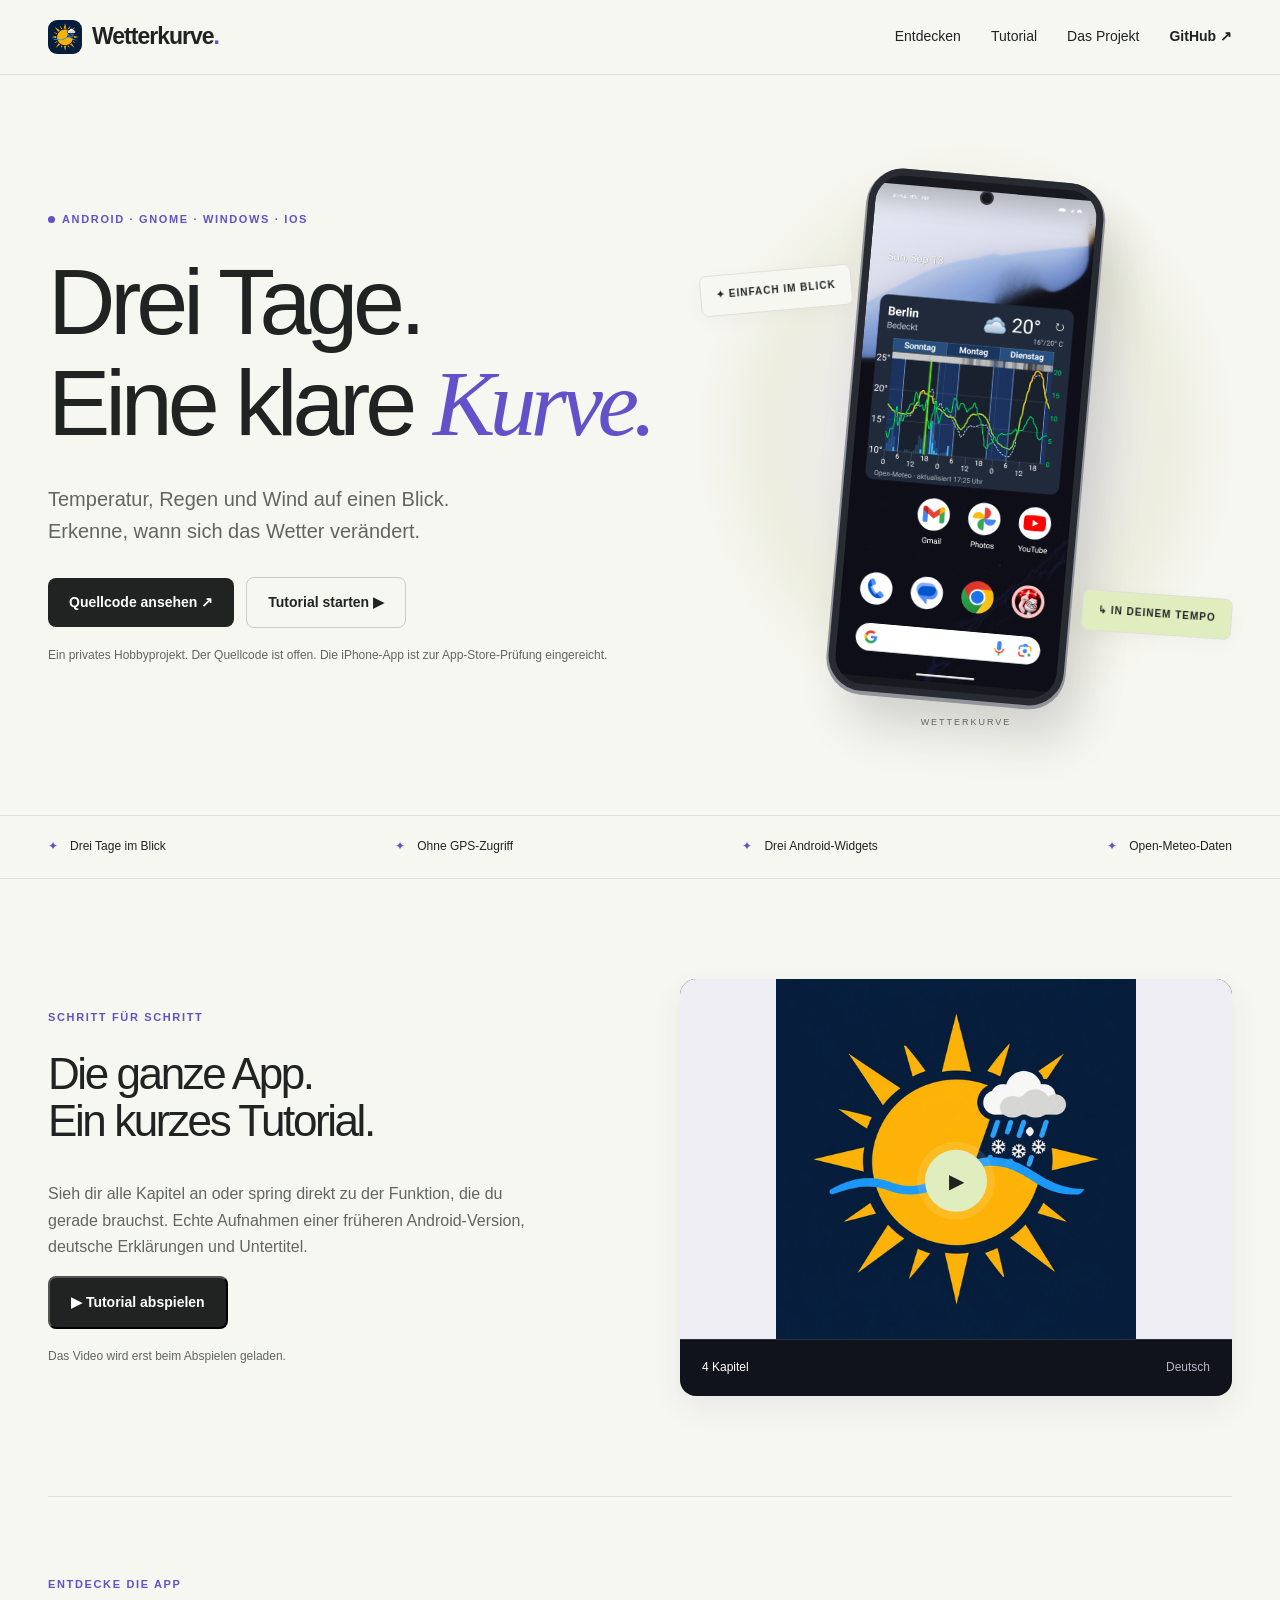
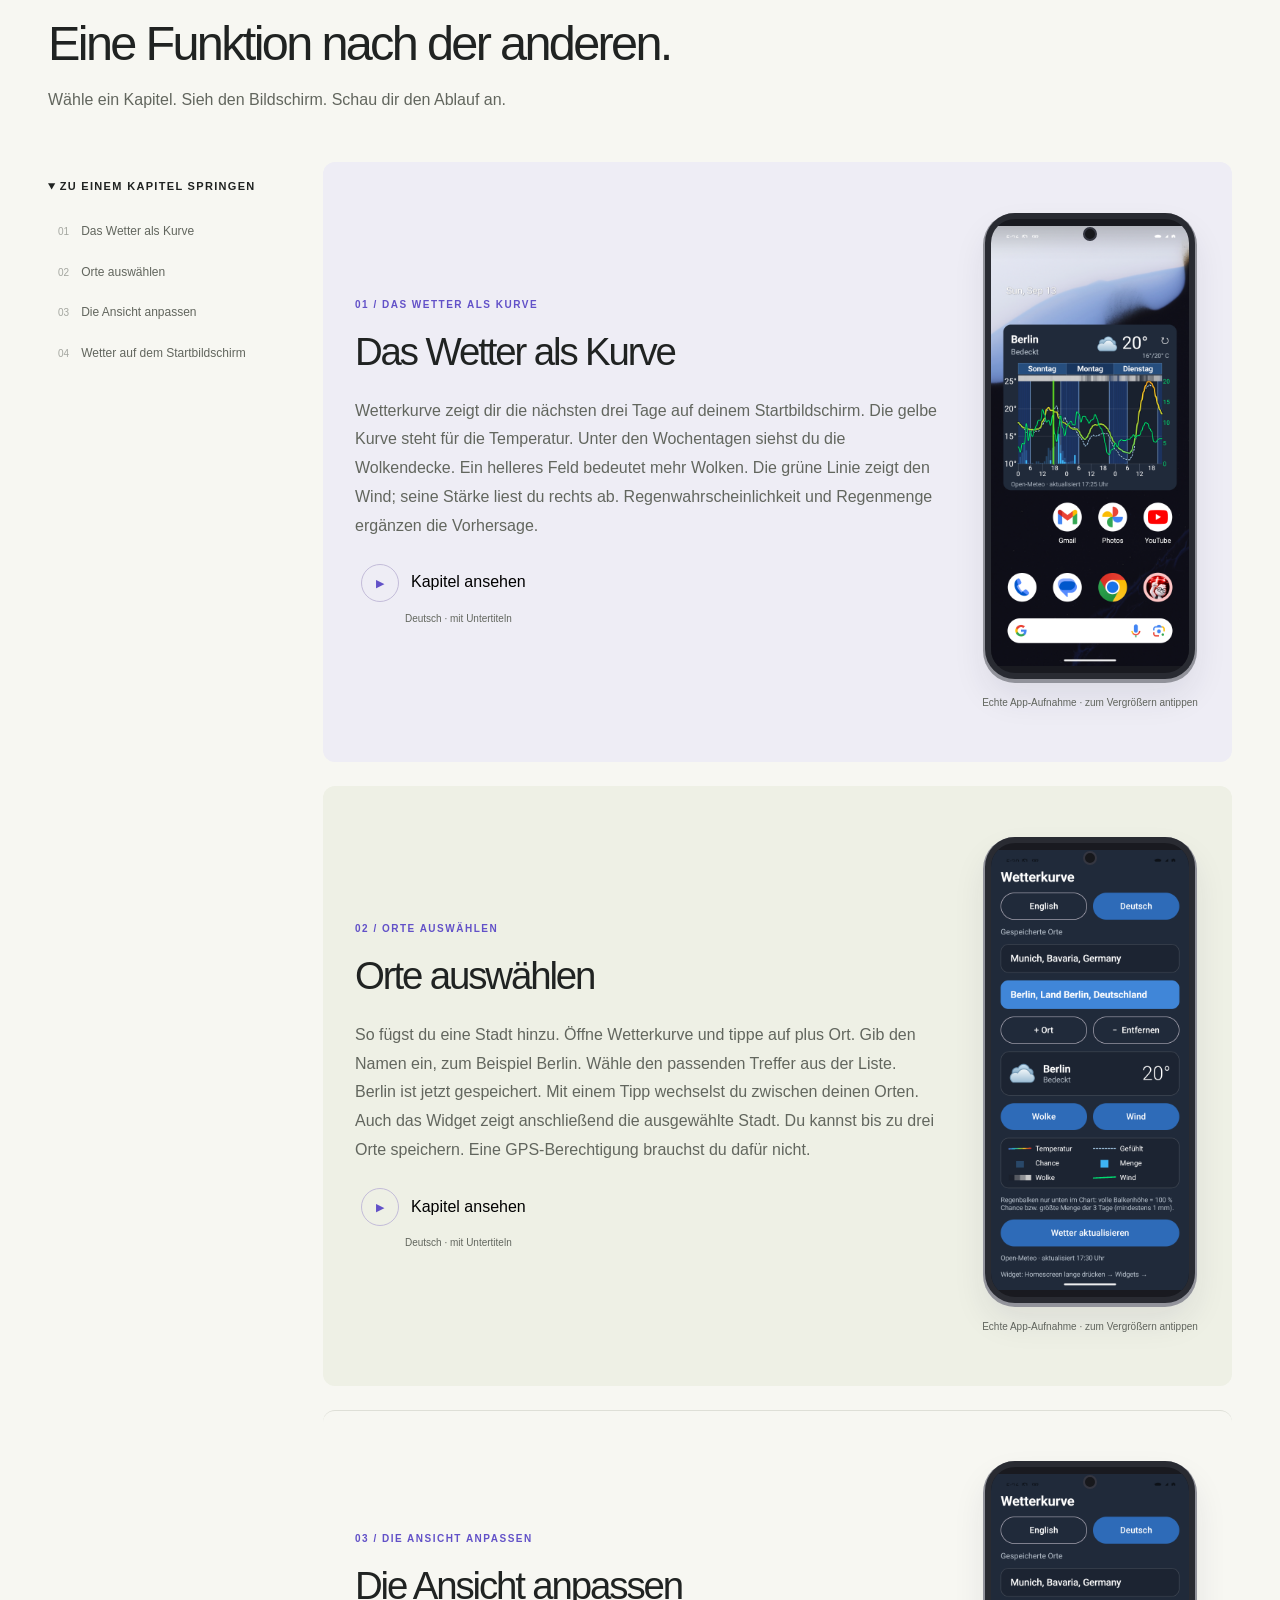
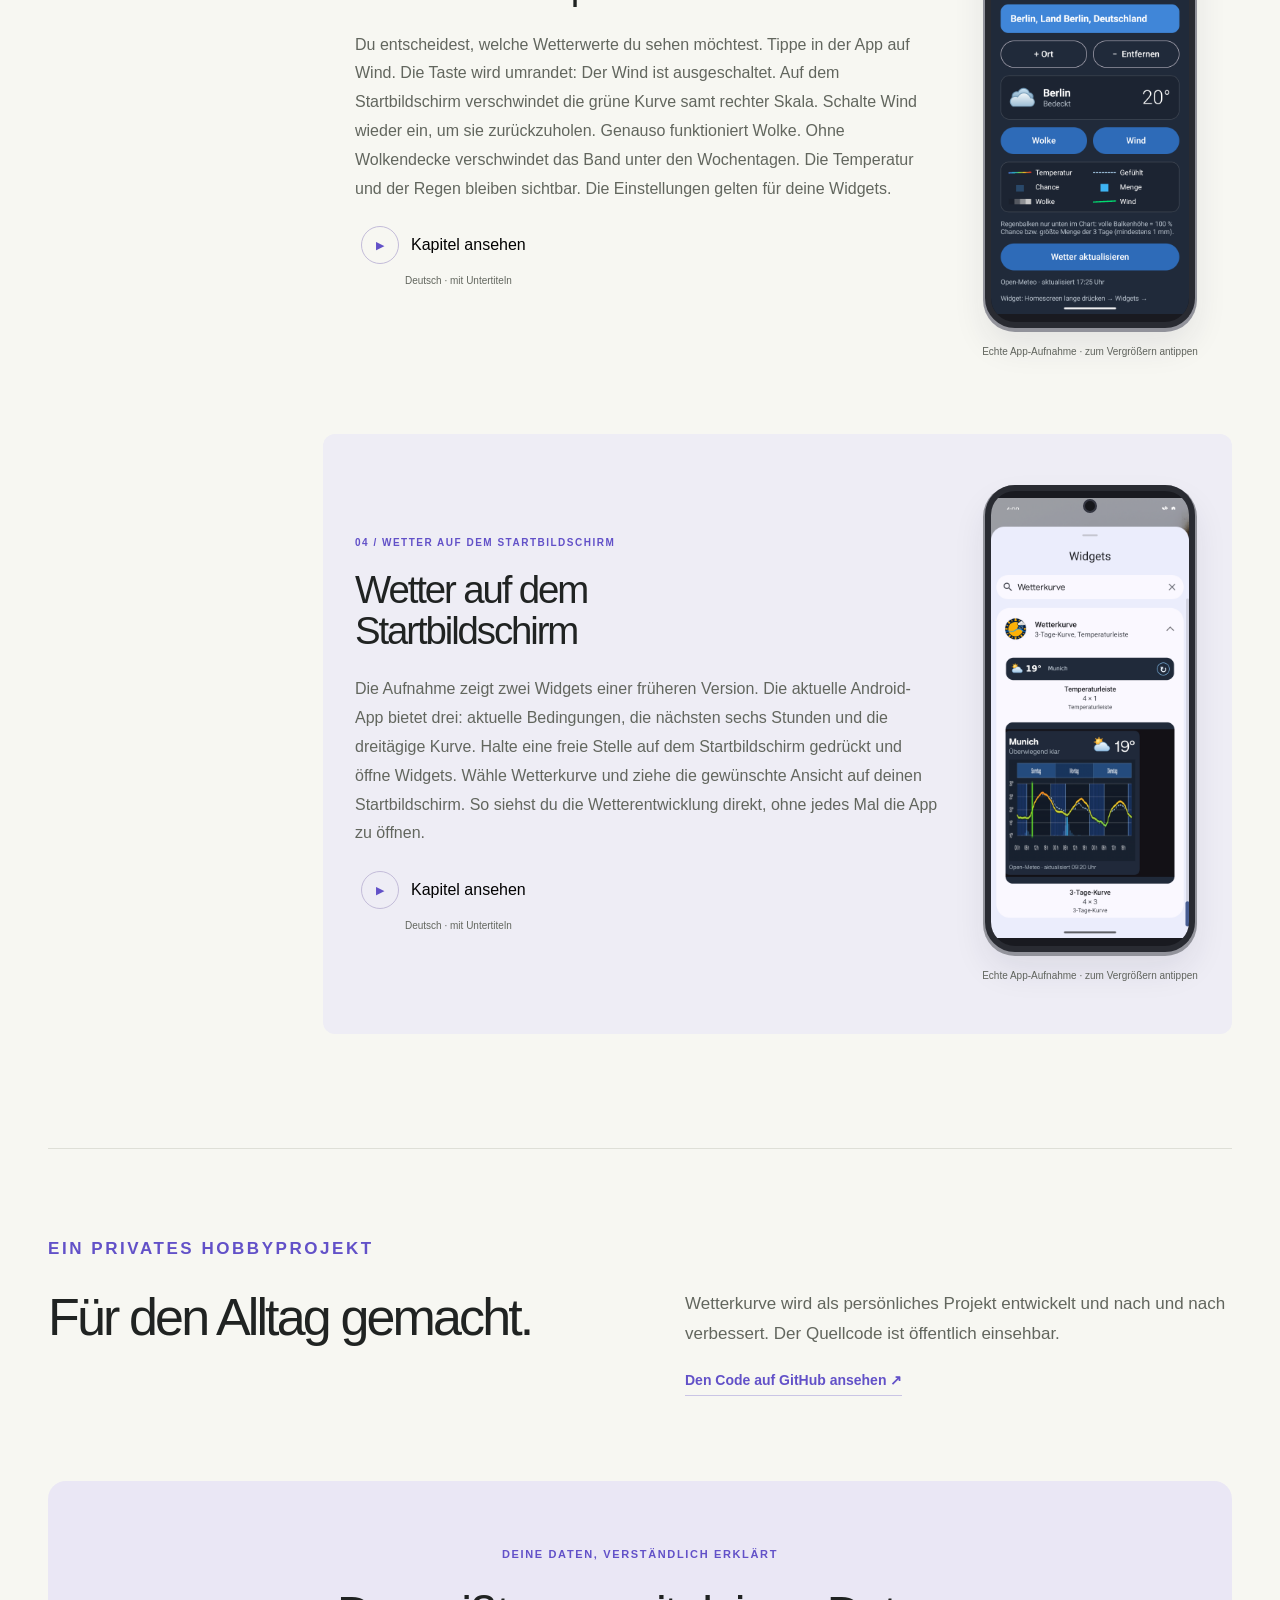
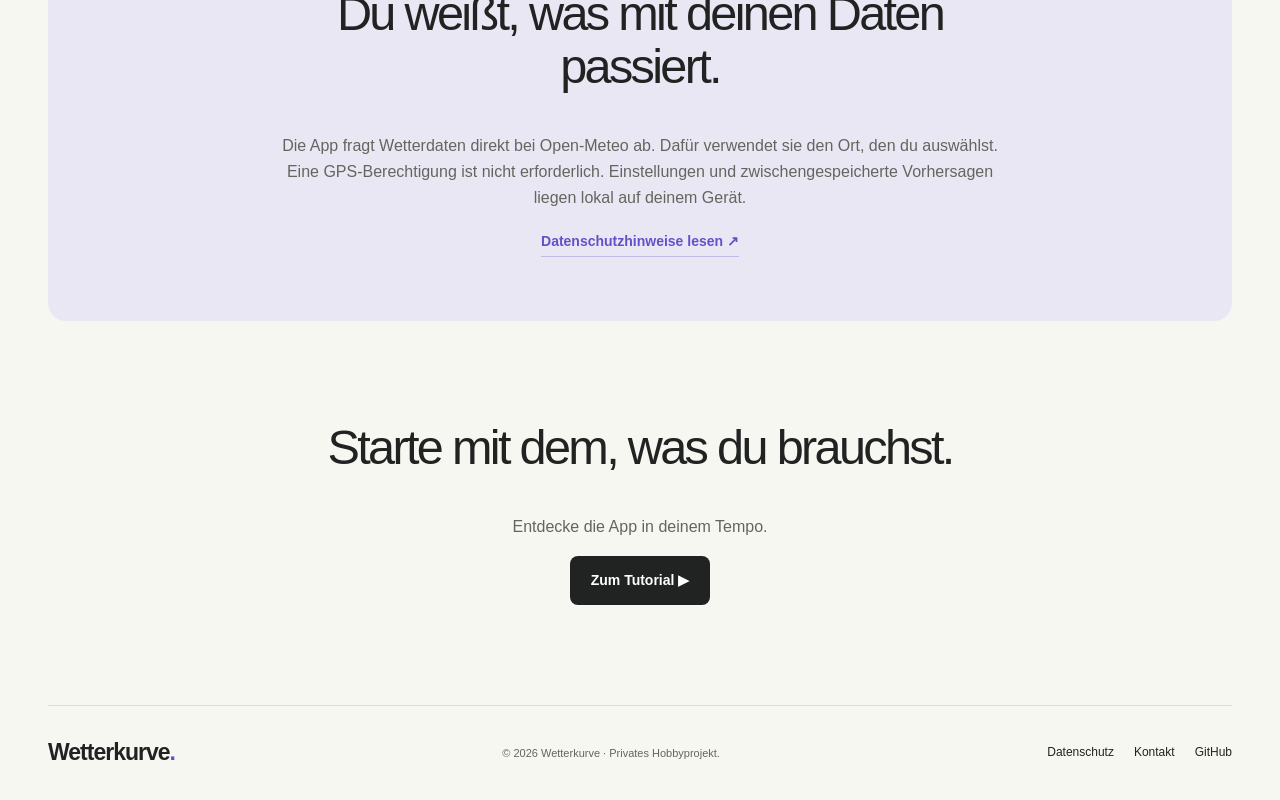
<file: website/public/index.html>
<!doctype html><html lang="de"><head><meta charset="utf-8"><meta name="viewport" content="width=device-width,initial-scale=1"><meta name="theme-color" content="#f7f7f2"><meta name="description" content="Wetterkurve: Funktionen, echte App-Aufnahmen und ein deutsches Tutorial."><link rel="icon" href="assets/logo.png"><link rel="stylesheet" href="style.css"><script defer src="site.js"></script><title>Wetterkurve – App und Tutorial</title></head><body><a class="skip" href="#main">Zum Inhalt</a><header class="site-header"><div class="header-inner"><a href="/wetterkurve/" class="brand"><img src="assets/logo.png" width="34" height="34" alt="">Wetterkurve<span class="brand-dot">.</span></a><nav aria-label="Hauptnavigation"><a href="#features">Entdecken</a><a href="#tutorial">Tutorial</a><a href="#story">Das Projekt</a><a class="header-get" href="https://github.com/vibecodingwean/wetterkurve">GitHub ↗</a></nav></div></header><main id="main"><section class="hero wrap"><div class="hero-copy"><p class="eyebrow"><span class="status-dot"></span>ANDROID · GNOME · WINDOWS · iOS</p><h1>Drei Tage.<br>Eine klare <em>Kurve.</em></h1><p class="hero-description">Temperatur, Regen und Wind auf einen Blick.<br>Erkenne, wann sich das Wetter verändert.</p><div class="hero-actions"><a class="button primary" href="https://github.com/vibecodingwean/wetterkurve">Quellcode ansehen ↗</a><a class="button secondary" href="#tutorial">Tutorial starten ▶</a></div><p class="small">Ein privates Hobbyprojekt. Der Quellcode ist offen. Die iPhone-App ist zur App-Store-Prüfung eingereicht.</p></div><div class="hero-visual"><div class="orbit-label label-top">✦ EINFACH IM BLICK</div><div class="hero-phone phone"><img src="assets/w01-kurve.png" width="1080" height="2400" alt="Wetterkurve – echte Android-Aufnahme" loading="lazy"></div><div class="orbit-label label-bottom">↳ IN DEINEM TEMPO</div><span class="visual-index">WETTERKURVE</span></div></section><div class="principles"><div class="wrap"><span>Drei Tage im Blick</span><span>Ohne GPS-Zugriff</span><span>Drei Android-Widgets</span><span>Open-Meteo-Daten</span></div></div><section class="tutorial wrap" id="tutorial"><div><p class="eyebrow">SCHRITT FÜR SCHRITT</p><h2>Die ganze App.<br>Ein kurzes Tutorial.</h2><p>Sieh dir alle Kapitel an oder spring direkt zu der Funktion, die du gerade brauchst. Echte Aufnahmen einer früheren Android-Version, deutsche Erklärungen und Untertitel.</p><button class="button primary" data-start="0" data-title="Das vollständige Tutorial">▶ Tutorial abspielen</button><p class="small">Das Video wird erst beim Abspielen geladen.</p></div><button class="tutorial-art" data-start="0" data-title="Das vollständige Tutorial"><img src="assets/logo.png" width="512" height="512" alt="Wetterkurve" loading="lazy"><span class="big-play">▶</span><span class="tutorial-caption">4 Kapitel <span>Deutsch</span></span></button></section><section class="features-heading wrap" id="features"><p class="eyebrow">ENTDECKE DIE APP</p><h2>Eine Funktion nach der anderen.</h2><p>Wähle ein Kapitel. Sieh den Bildschirm. Schau dir den Ablauf an.</p></section><div class="feature-layout wrap"><aside><details open><summary>Zu einem Kapitel springen</summary><nav aria-label="Tutorial-Kapitel"><a href="#kapitel-01"><span>01</span>Das Wetter als Kurve</a><a href="#kapitel-02"><span>02</span>Orte auswählen</a><a href="#kapitel-03"><span>03</span>Die Ansicht anpassen</a><a href="#kapitel-04"><span>04</span>Wetter auf dem Startbildschirm</a></nav></details></aside><div class="feature-sections"><section class="feature" id="kapitel-01"><div class="feature-copy"><p class="eyebrow">01 / Das Wetter als Kurve</p><h2>Das Wetter als Kurve</h2><p class="description">Wetterkurve zeigt dir die nächsten drei Tage auf deinem Startbildschirm. Die gelbe Kurve steht für die Temperatur. Unter den Wochentagen siehst du die Wolkendecke. Ein helleres Feld bedeutet mehr Wolken. Die grüne Linie zeigt den Wind; seine Stärke liest du rechts ab. Regenwahrscheinlichkeit und Regenmenge ergänzen die Vorhersage.</p><button class="watch" data-start="0" data-end="25.2" data-title="Das Wetter als Kurve"><span class="play">▶</span> Kapitel ansehen</button><p class="video-hint">Deutsch · mit Untertiteln</p></div><figure><a class="phone" href="assets/w01-kurve.png" data-image><img src="assets/w01-kurve.png" width="1080" height="2400" alt="Wetterkurve – echte Android-Aufnahme" loading="lazy"></a><figcaption>Echte App-Aufnahme · zum Vergrößern antippen</figcaption></figure></section><section class="feature" id="kapitel-02"><div class="feature-copy"><p class="eyebrow">02 / Orte auswählen</p><h2>Orte auswählen</h2><p class="description">So fügst du eine Stadt hinzu. Öffne Wetterkurve und tippe auf plus Ort. Gib den Namen ein, zum Beispiel Berlin. Wähle den passenden Treffer aus der Liste. Berlin ist jetzt gespeichert. Mit einem Tipp wechselst du zwischen deinen Orten. Auch das Widget zeigt anschließend die ausgewählte Stadt. Du kannst bis zu drei Orte speichern. Eine GPS-Berechtigung brauchst du dafür nicht.</p><button class="watch" data-start="25.2" data-end="54.099999999999994" data-title="Orte auswählen"><span class="play">▶</span> Kapitel ansehen</button><p class="video-hint">Deutsch · mit Untertiteln</p></div><figure><a class="phone" href="assets/w02-orte.png" data-image><img src="assets/w02-orte.png" width="1080" height="2400" alt="Wetterkurve – echte Android-Aufnahme" loading="lazy"></a><figcaption>Echte App-Aufnahme · zum Vergrößern antippen</figcaption></figure></section><section class="feature" id="kapitel-03"><div class="feature-copy"><p class="eyebrow">03 / Die Ansicht anpassen</p><h2>Die Ansicht anpassen</h2><p class="description">Du entscheidest, welche Wetterwerte du sehen möchtest. Tippe in der App auf Wind. Die Taste wird umrandet: Der Wind ist ausgeschaltet. Auf dem Startbildschirm verschwindet die grüne Kurve samt rechter Skala. Schalte Wind wieder ein, um sie zurückzuholen. Genauso funktioniert Wolke. Ohne Wolkendecke verschwindet das Band unter den Wochentagen. Die Temperatur und der Regen bleiben sichtbar. Die Einstellungen gelten für deine Widgets.</p><button class="watch" data-start="54.099999999999994" data-end="87.19999999999999" data-title="Die Ansicht anpassen"><span class="play">▶</span> Kapitel ansehen</button><p class="video-hint">Deutsch · mit Untertiteln</p></div><figure><a class="phone" href="assets/w03-ebenen.png" data-image><img src="assets/w03-ebenen.png" width="1080" height="2400" alt="Wetterkurve – echte Android-Aufnahme" loading="lazy"></a><figcaption>Echte App-Aufnahme · zum Vergrößern antippen</figcaption></figure></section><section class="feature" id="kapitel-04"><div class="feature-copy"><p class="eyebrow">04 / Wetter auf dem Startbildschirm</p><h2>Wetter auf dem Startbildschirm</h2><p class="description">Die Aufnahme zeigt zwei Widgets einer früheren Version. Die aktuelle Android-App bietet drei: aktuelle Bedingungen, die nächsten sechs Stunden und die dreitägige Kurve. Halte eine freie Stelle auf dem Startbildschirm gedrückt und öffne Widgets. Wähle Wetterkurve und ziehe die gewünschte Ansicht auf deinen Startbildschirm. So siehst du die Wetterentwicklung direkt, ohne jedes Mal die App zu öffnen.</p><button class="watch" data-start="87.19999999999999" data-end="112.33333333333331" data-title="Wetter auf dem Startbildschirm"><span class="play">▶</span> Kapitel ansehen</button><p class="video-hint">Deutsch · mit Untertiteln</p></div><figure><a class="phone" href="assets/w04-widgets.png" data-image><img src="assets/w04-widgets.png" width="1080" height="2400" alt="Wetterkurve – echte Android-Aufnahme" loading="lazy"></a><figcaption>Echte App-Aufnahme · zum Vergrößern antippen</figcaption></figure></section></div></div><section class="story wrap" id="story"><p class="eyebrow">EIN PRIVATES HOBBYPROJEKT</p><h2>Für den Alltag gemacht.</h2><div><p>Wetterkurve wird als persönliches Projekt entwickelt und nach und nach verbessert. Der Quellcode ist öffentlich einsehbar.</p><a class="text-link" href="https://github.com/vibecodingwean/wetterkurve">Den Code auf GitHub ansehen ↗</a></div></section><section class="privacy wrap" id="privacy"><p class="eyebrow">DEINE DATEN, VERSTÄNDLICH ERKLÄRT</p><h2>Du weißt, was mit deinen Daten passiert.</h2><p>Die App fragt Wetterdaten direkt bei Open-Meteo ab. Dafür verwendet sie den Ort, den du auswählst. Eine GPS-Berechtigung ist nicht erforderlich. Einstellungen und zwischengespeicherte Vorhersagen liegen lokal auf deinem Gerät.</p><a class="text-link" href="privacy.html">Datenschutzhinweise lesen ↗</a></section><section class="closing wrap"><h2>Starte mit dem, was du brauchst.</h2><p>Entdecke die App in deinem Tempo.</p><a class="button primary" href="#tutorial">Zum Tutorial ▶</a></section></main><footer class="wrap footer"><a class="brand" href="/wetterkurve/">Wetterkurve<span class="brand-dot">.</span></a><p>© 2026 Wetterkurve · Privates Hobbyprojekt.</p><nav aria-label="Fußzeile"><a href="privacy.html">Datenschutz</a><a href="kontakt.html">Kontakt</a><a href="https://github.com/vibecodingwean/wetterkurve">GitHub</a></nav></footer><dialog id="media-dialog" aria-labelledby="media-title"><div class="dialog-top"><h2 id="media-title"></h2><button class="close" aria-label="Schließen">✕</button></div><div id="media-content"></div><p id="media-caption"></p></dialog></body></html>
</file>
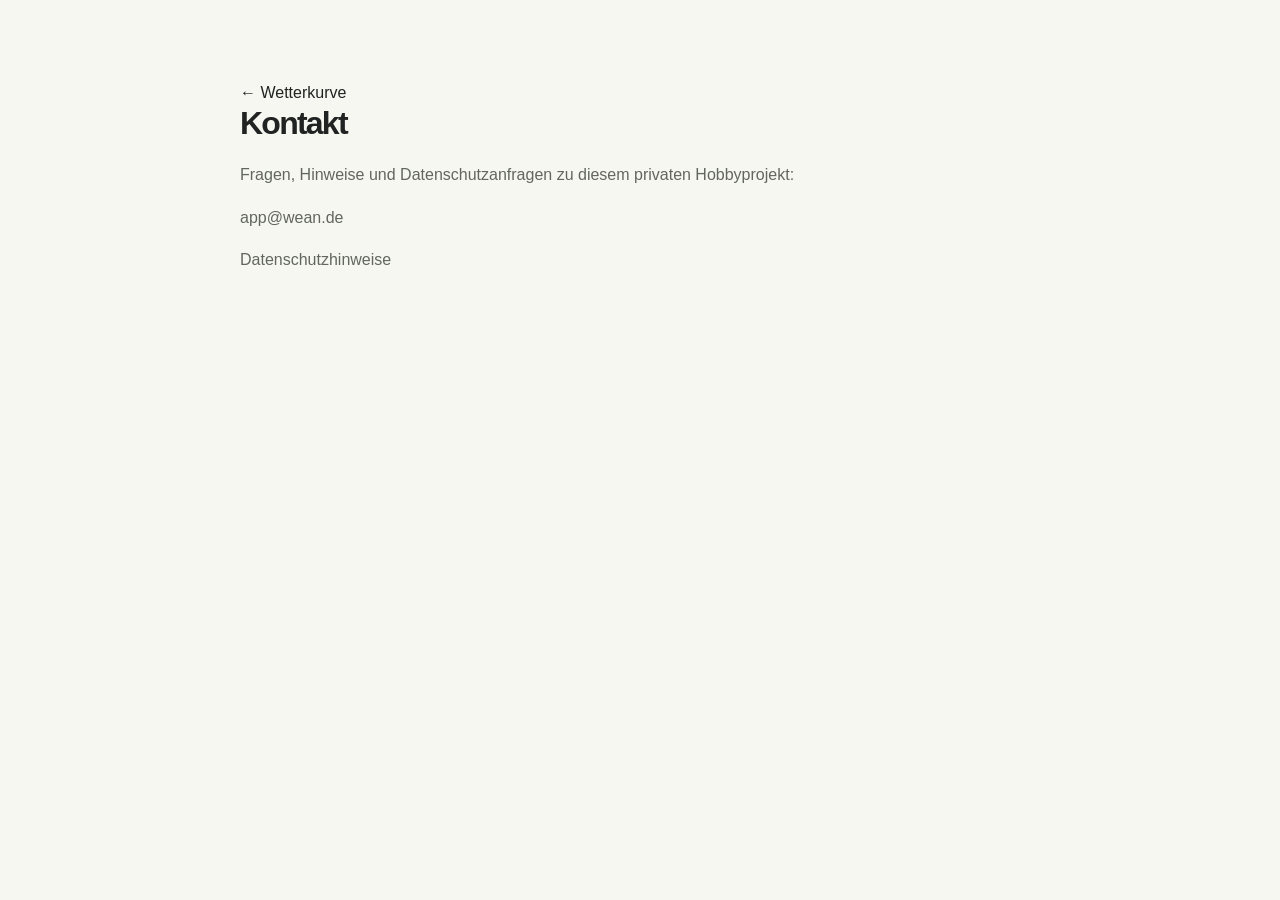
<file: website/public/kontakt.html>
<!doctype html><html lang="de"><meta charset="utf-8"><meta name="viewport" content="width=device-width,initial-scale=1"><link rel="stylesheet" href="style.css"><title>Kontakt – Wetterkurve</title><main class="wrap" style="padding-block:80px;max-width:800px"><a href="index.html">← Wetterkurve</a><h1>Kontakt</h1><p>Fragen, Hinweise und Datenschutzanfragen zu diesem privaten Hobbyprojekt:</p><p><a href="mailto:app@wean.de">app@wean.de</a></p><p><a href="privacy.html">Datenschutzhinweise</a></p></main></html>
</file>
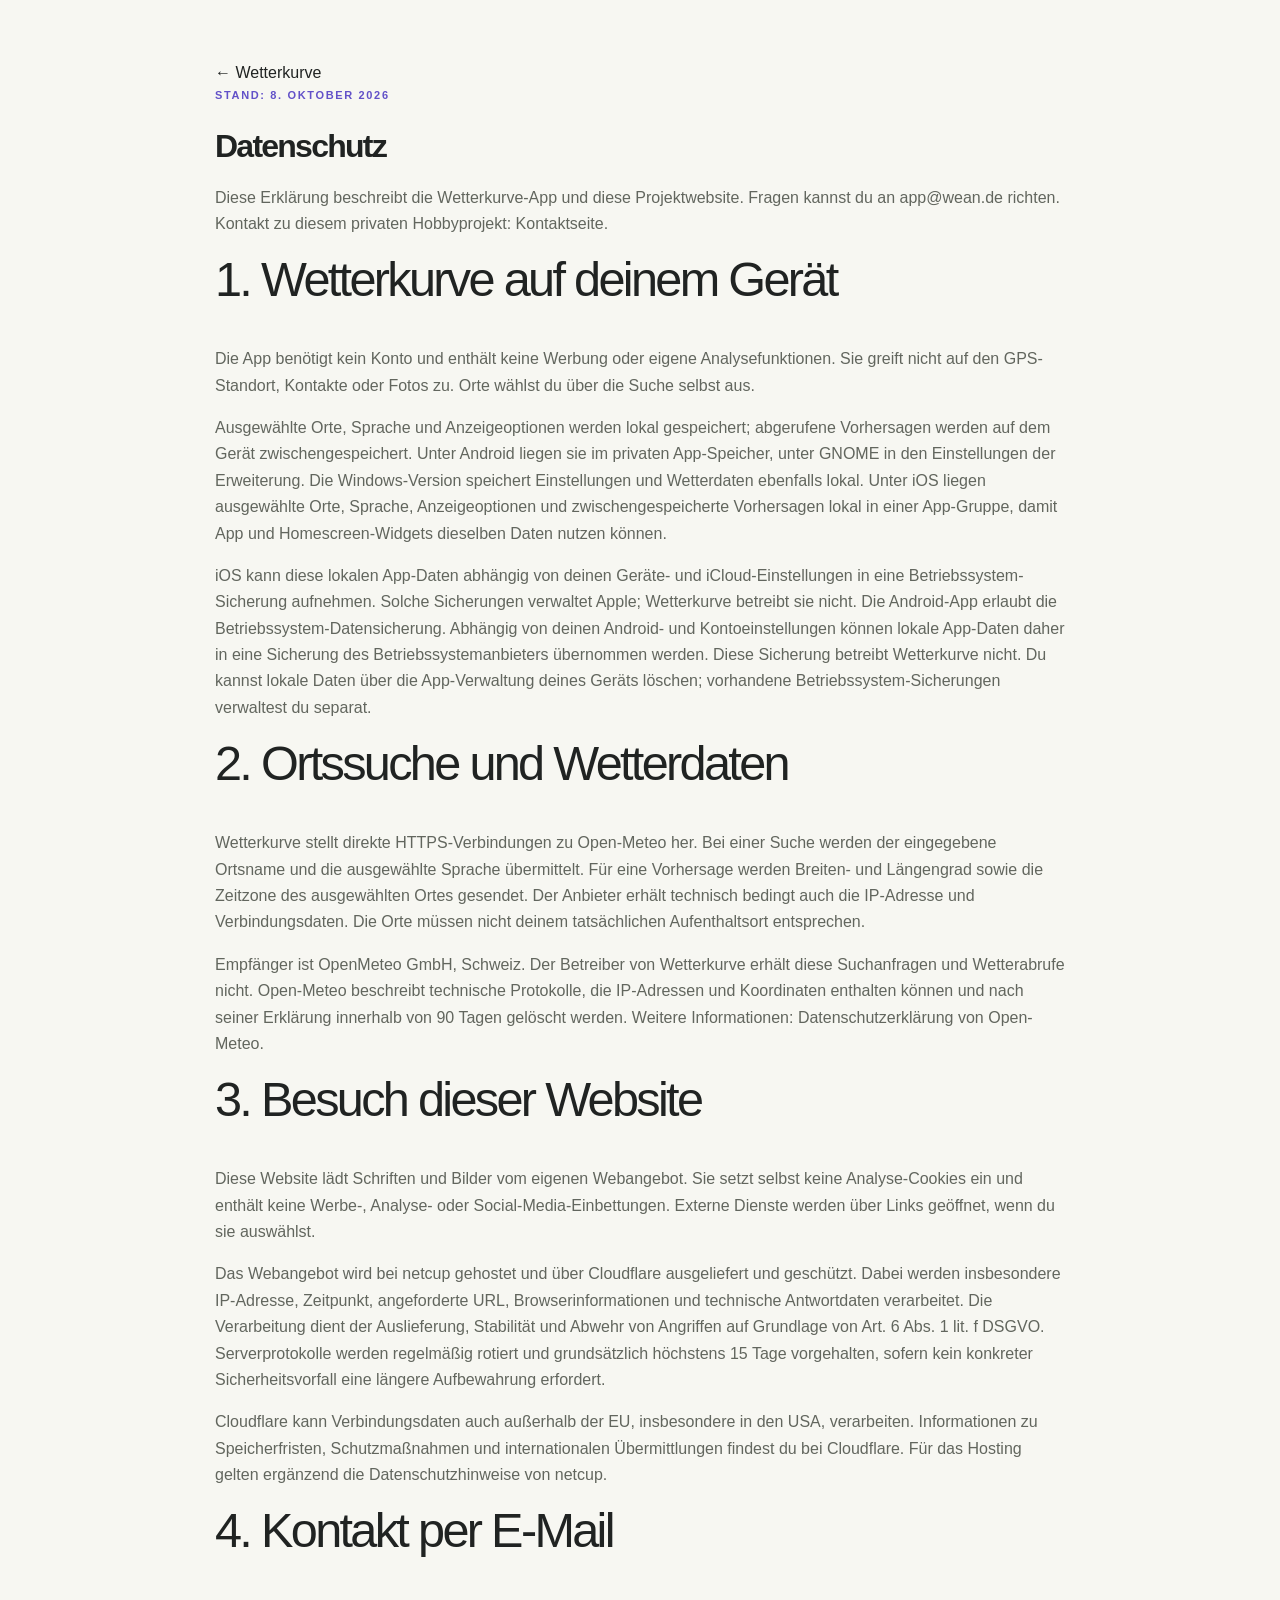
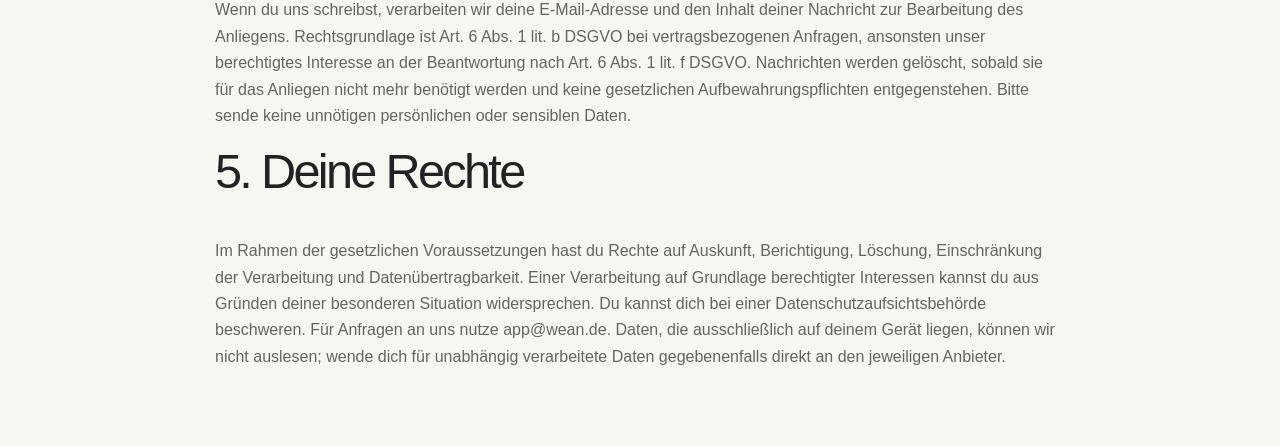
<file: website/public/privacy.html>
<!doctype html><html lang="de"><head><meta charset="utf-8"><meta name="viewport" content="width=device-width,initial-scale=1"><title>Datenschutz – Wetterkurve</title><link rel="stylesheet" href="style.css"></head><body><main class="wrap" style="max-width:850px;padding-block:60px"><a href="index.html">← Wetterkurve</a><p class="eyebrow">Stand: 8. Oktober 2026</p><h1>Datenschutz</h1><p>Diese Erklärung beschreibt die Wetterkurve-App und diese Projektwebsite. Fragen kannst du an <a href="mailto:app@wean.de">app@wean.de</a> richten. Kontakt zu diesem privaten Hobbyprojekt: <a href="kontakt.html">Kontaktseite</a>.</p><h2>1. Wetterkurve auf deinem Gerät</h2><p>Die App benötigt kein Konto und enthält keine Werbung oder eigene Analysefunktionen. Sie greift nicht auf den GPS-Standort, Kontakte oder Fotos zu. Orte wählst du über die Suche selbst aus.</p><p>Ausgewählte Orte, Sprache und Anzeigeoptionen werden lokal gespeichert; abgerufene Vorhersagen werden auf dem Gerät zwischengespeichert. Unter Android liegen sie im privaten App-Speicher, unter GNOME in den Einstellungen der Erweiterung. Die Windows-Version speichert Einstellungen und Wetterdaten ebenfalls lokal. Unter iOS liegen ausgewählte Orte, Sprache, Anzeigeoptionen und zwischengespeicherte Vorhersagen lokal in einer App-Gruppe, damit App und Homescreen-Widgets dieselben Daten nutzen können.</p><p>iOS kann diese lokalen App-Daten abhängig von deinen Geräte- und iCloud-Einstellungen in eine Betriebssystem-Sicherung aufnehmen. Solche Sicherungen verwaltet Apple; Wetterkurve betreibt sie nicht. Die Android-App erlaubt die Betriebssystem-Datensicherung. Abhängig von deinen Android- und Kontoeinstellungen können lokale App-Daten daher in eine Sicherung des Betriebssystemanbieters übernommen werden. Diese Sicherung betreibt Wetterkurve nicht. Du kannst lokale Daten über die App-Verwaltung deines Geräts löschen; vorhandene Betriebssystem-Sicherungen verwaltest du separat.</p><h2>2. Ortssuche und Wetterdaten</h2><p>Wetterkurve stellt direkte HTTPS-Verbindungen zu Open-Meteo her. Bei einer Suche werden der eingegebene Ortsname und die ausgewählte Sprache übermittelt. Für eine Vorhersage werden Breiten- und Längengrad sowie die Zeitzone des ausgewählten Ortes gesendet. Der Anbieter erhält technisch bedingt auch die IP-Adresse und Verbindungsdaten. Die Orte müssen nicht deinem tatsächlichen Aufenthaltsort entsprechen.</p><p>Empfänger ist OpenMeteo GmbH, Schweiz. Der Betreiber von Wetterkurve erhält diese Suchanfragen und Wetterabrufe nicht. Open-Meteo beschreibt technische Protokolle, die IP-Adressen und Koordinaten enthalten können und nach seiner Erklärung innerhalb von 90 Tagen gelöscht werden. Weitere Informationen: <a href="https://open-meteo.com/en/terms#privacy">Datenschutzerklärung von Open-Meteo</a>.</p><h2>3. Besuch dieser Website</h2><p>Diese Website lädt Schriften und Bilder vom eigenen Webangebot. Sie setzt selbst keine Analyse-Cookies ein und enthält keine Werbe-, Analyse- oder Social-Media-Einbettungen. Externe Dienste werden über Links geöffnet, wenn du sie auswählst.</p><p>Das Webangebot wird bei netcup gehostet und über Cloudflare ausgeliefert und geschützt. Dabei werden insbesondere IP-Adresse, Zeitpunkt, angeforderte URL, Browserinformationen und technische Antwortdaten verarbeitet. Die Verarbeitung dient der Auslieferung, Stabilität und Abwehr von Angriffen auf Grundlage von Art. 6 Abs. 1 lit. f DSGVO. Serverprotokolle werden regelmäßig rotiert und grundsätzlich höchstens 15 Tage vorgehalten, sofern kein konkreter Sicherheitsvorfall eine längere Aufbewahrung erfordert.</p><p>Cloudflare kann Verbindungsdaten auch außerhalb der EU, insbesondere in den USA, verarbeiten. Informationen zu Speicherfristen, Schutzmaßnahmen und internationalen Übermittlungen findest du bei <a href="https://www.cloudflare.com/privacypolicy/">Cloudflare</a>. Für das Hosting gelten ergänzend die <a href="https://www.netcup.com/de/kontakt/datenschutzerklaerung">Datenschutzhinweise von netcup</a>.</p><h2>4. Kontakt per E-Mail</h2><p>Wenn du uns schreibst, verarbeiten wir deine E-Mail-Adresse und den Inhalt deiner Nachricht zur Bearbeitung des Anliegens. Rechtsgrundlage ist Art. 6 Abs. 1 lit. b DSGVO bei vertragsbezogenen Anfragen, ansonsten unser berechtigtes Interesse an der Beantwortung nach Art. 6 Abs. 1 lit. f DSGVO. Nachrichten werden gelöscht, sobald sie für das Anliegen nicht mehr benötigt werden und keine gesetzlichen Aufbewahrungspflichten entgegenstehen. Bitte sende keine unnötigen persönlichen oder sensiblen Daten.</p><h2>5. Deine Rechte</h2><p>Im Rahmen der gesetzlichen Voraussetzungen hast du Rechte auf Auskunft, Berichtigung, Löschung, Einschränkung der Verarbeitung und Datenübertragbarkeit. Einer Verarbeitung auf Grundlage berechtigter Interessen kannst du aus Gründen deiner besonderen Situation widersprechen. Du kannst dich bei einer Datenschutzaufsichtsbehörde beschweren. Für Anfragen an uns nutze <a href="mailto:app@wean.de">app@wean.de</a>. Daten, die ausschließlich auf deinem Gerät liegen, können wir nicht auslesen; wende dich für unabhängig verarbeitete Daten gegebenenfalls direkt an den jeweiligen Anbieter.</p></main></body></html>
</file>
<file: website/public/style.css>
:root{--paper:#f7f7f2;--ink:#202322;--muted:#62665e;--line:#dedfd7;--purple:#6251c8;--tint:#eeedf8;--lime:#dfedbf}*{box-sizing:border-box}html{scroll-behavior:smooth;scroll-padding-top:104px}body{margin:0;background:var(--paper);color:var(--ink);font:16px/1.65 Arial,Helvetica,sans-serif}a{color:inherit;text-decoration:none}button{font:inherit;cursor:pointer}a,button,summary{-webkit-tap-highlight-color:transparent}a:focus-visible,button:focus-visible,summary:focus-visible{outline:3px solid var(--purple);outline-offset:6px}img{max-width:100%;display:block;height:auto}h1,h2,h3,p{margin-top:0}h1,h2,h3{line-height:1.08;letter-spacing:-.055em}h2{font-size:clamp(32px,3.8vw,52px);font-weight:500}h3{font-size:27px;font-weight:500}p{color:var(--muted)}.wrap{width:min(1240px,calc(100% - 96px));margin-inline:auto}.site-header{position:sticky;top:0;z-index:10;border-bottom:1px solid var(--line);background:rgba(247,247,242,.96);backdrop-filter:blur(16px)}.header-inner{max-width:1440px;margin:auto;padding:18px 48px;display:flex;align-items:center;justify-content:space-between;gap:20px}.brand{display:flex;align-items:center;font-size:23px;letter-spacing:-1px;font-weight:700;color:var(--ink);white-space:nowrap}.brand img{margin-right:10px;border-radius:9px}.brand-dot{color:var(--purple)}nav{display:flex;gap:30px;font-size:14px}.header-get{font-weight:700}.header-get span{color:var(--purple);margin-left:8px}.hero{min-height:740px;display:grid;grid-template-columns:1.15fr 1fr;align-items:center;gap:40px;padding-block:60px 75px}.eyebrow{font-size:11px;font-weight:700;letter-spacing:.15em;text-transform:uppercase;color:var(--purple);margin-bottom:24px}.status-dot{display:inline-block;width:7px;height:7px;border-radius:100%;background:var(--purple);margin-right:7px}.hero h1{font-size:clamp(62px,7.3vw,104px);font-weight:500;margin-bottom:28px}.hero h1 em{font-family:Georgia,serif;font-weight:400;color:var(--purple);letter-spacing:-.06em}.hero-description{font-size:20px;line-height:1.6;margin-bottom:30px}.hero-actions{display:flex;gap:12px;flex-wrap:wrap;align-items:center}.button{display:inline-flex;align-items:center;justify-content:center;gap:20px;padding:14px 21px;border-radius:8px;font-size:14px;font-weight:600;line-height:1.5;transition:transform .15s,background .15s}.button:hover{transform:translateY(-2px)}.primary{background:var(--ink);color:#fff}.primary:hover{background:var(--purple)}.secondary{border:1px solid #c9ccc1;background:transparent}.small{font-size:12px;line-height:1.6;margin-top:18px;margin-bottom:0}.hero-visual{height:585px;position:relative;display:grid;place-items:center;background:radial-gradient(ellipse at center,#e9e5f7 0%,#edeee0 53%,transparent 72%)}.phone{display:block;position:relative;background:#191a20;border:7px solid #292b32;border-radius:35px;overflow:hidden;box-shadow:0 2px 0 2px #92939b,0 18px 34px #26253f17;aspect-ratio:9/20}.phone:after{content:"";position:absolute;top:8px;left:50%;width:10px;height:10px;background:#17181c;border:2px solid #343641;border-radius:50%;transform:translateX(-50%);pointer-events:none}.phone img{width:100%;height:100%;object-fit:contain}.hero-phone{width:236px;transform:rotate(5deg);box-shadow:0 2px 0 2px #92939b,18px 35px 45px #292b3229}.orbit-label{position:absolute;background:var(--paper);z-index:1;border:1px solid var(--line);border-radius:7px;font-size:10px;letter-spacing:.1em;font-weight:700;padding:11px 15px;box-shadow:0 5px 20px #20232208}.orbit-label span{font-size:18px;color:var(--purple);margin-right:8px}.label-top{left:0;top:125px;transform:rotate(-5deg)}.label-bottom{right:0;bottom:95px;transform:rotate(4deg);background:var(--lime)}.visual-index{position:absolute;bottom:0;font-size:9px;letter-spacing:.22em;color:var(--muted)}.principles{border-block:1px solid var(--line);padding:21px 0}.principles .wrap{display:flex;justify-content:space-between;gap:15px;font-size:12px}.principles span:before{content:"✦";color:var(--purple);margin-right:12px}.tutorial{display:grid;grid-template-columns:1fr 1fr;gap:80px;align-items:center;padding-block:100px}.tutorial h2{font-size:44px}.tutorial p{max-width:480px}.text-link{font-size:14px;font-weight:600;display:inline-block;color:var(--purple);border-bottom:1px solid #6251c84d;padding-bottom:3px}.tutorial .text-link{display:block;width:max-content;margin-top:16px}.tutorial-art{position:relative;background:#10121c;border-radius:16px;overflow:hidden;box-shadow:0 12px 30px #27243812}.tutorial-art img{width:100%}.big-play{position:absolute;top:50%;left:50%;transform:translate(-50%,-60%);border-radius:50%;background:var(--lime);color:var(--ink);width:62px;height:62px;display:grid;place-items:center;font-size:20px;box-shadow:0 0 0 8px #ffffff1c}.tutorial-caption{display:flex;justify-content:space-between;padding:18px 22px;border-top:1px solid #ffffff20;color:#fff;font-size:12px}.tutorial-caption span{color:#b6b4c3}.duration{opacity:.7;font-size:12px;font-weight:400}.features-heading{border-top:1px solid var(--line);padding-top:78px}.features-heading h2{margin-bottom:18px}.feature-layout{display:grid;grid-template-columns:225px minmax(0,1fr);gap:50px;align-items:start;padding-block:32px 90px}.feature-layout aside{position:sticky;top:110px;padding-top:15px}.feature-layout details summary{font-size:11px;text-transform:uppercase;letter-spacing:.12em;font-weight:700;margin-bottom:18px;cursor:pointer}.feature-layout details nav{display:flex;flex-direction:column;gap:3px}.feature-layout aside a{display:flex;align-items:baseline;gap:12px;font-size:12px;padding:9px 10px;border-radius:5px;color:var(--muted)}.feature-layout aside a span{font-size:10px;opacity:.55;font-variant-numeric:tabular-nums}.feature-layout aside a:hover,.feature-layout aside a[aria-current=true]{color:var(--purple);background:#eae8f2}.feature{display:grid;grid-template-columns:minmax(0,1fr) 220px;gap:42px;align-items:center;border-top:1px solid var(--line);padding:50px 32px;margin-bottom:24px;min-height:580px;border-radius:12px;scroll-margin-top:6px}.feature:nth-child(3n+1){background:#eeedf5;border-top-color:transparent}.feature:nth-child(3n+2){background:#eef0e5;border-top-color:transparent}.feature h2{font-size:clamp(32px,3vw,42px);max-width:440px;margin-bottom:24px}.feature .eyebrow{font-size:10px;margin-bottom:18px;line-height:1.6}.description{font-size:16px;line-height:1.8;margin-bottom:22px}.feature-note{font-size:12px;line-height:1.6;color:#62665e;border-left:2px solid #c9c3e5;padding-left:12px;margin-bottom:28px}.watch{display:inline-flex;align-items:center;gap:12px;font-size:13px;font-weight:700}.play{border:1px solid #c3bcd9;width:38px;height:38px;border-radius:50%;display:grid;place-items:center;font-size:11px;color:var(--purple);transition:background .15s}.watch:hover .play{background:var(--purple);color:#fff}.video-hint{font-size:10px;margin:8px 0 0 50px}.feature figure{margin:0;text-align:center}.feature .phone{width:210px;margin:auto;border-width:6px;border-radius:30px;transition:transform .2s}.feature .phone:hover{transform:translateY(-4px)}figcaption{color:var(--muted);font-size:10px;margin-top:16px}figcaption span{margin-left:6px}.story{display:grid;grid-template-columns:1fr 1fr;column-gap:90px;padding-block:85px;border-top:1px solid var(--line)}.story>.eyebrow{grid-column:1/-1}.story h2{font-size:52px}.story p{font-size:17px;line-height:1.8}.desktop{padding-block:65px 90px;border-top:1px solid var(--line)}.desktop h2{max-width:520px}.desktop-options{display:grid;grid-template-columns:1fr 1fr;gap:30px}.desktop-options article{padding:30px;background:#eceee4;border-radius:12px}.desktop-options h3{margin:18px 0}.desktop-options p{max-width:470px}.privacy{padding:64px 70px;background:#eae7f5;border-radius:18px;text-align:center}.privacy h2{max-width:730px;margin-inline:auto}.privacy>p:not(.eyebrow){max-width:720px;margin-inline:auto}.data-flow{display:flex;justify-content:center;align-items:center;gap:22px;margin:36px 0;font-size:14px}.data-flow span:not(:nth-child(2)){background:#ffffff80;padding:16px 24px;border:1px solid #d2cce3;border-radius:8px}.closing{text-align:center;padding-block:100px}.closing .hero-actions{justify-content:center;margin-top:25px}.footer{border-top:1px solid var(--line);padding-block:28px;display:flex;align-items:center;justify-content:space-between;gap:25px;flex-wrap:wrap}.footer p{font-size:11px;margin:0}.footer nav{font-size:12px;gap:20px}.skip{position:fixed;left:10px;top:-100px;background:white;padding:14px;z-index:100}.skip:focus{top:10px}.sr-only{position:absolute;width:1px;height:1px;padding:0;margin:-1px;overflow:hidden;clip:rect(0,0,0,0);white-space:nowrap;border:0}dialog{background:var(--paper);color:var(--ink);border:1px solid var(--line);border-radius:15px;padding:18px 24px;max-width:calc(100% - 24px);max-height:calc(100dvh - 24px);width:480px;overscroll-behavior:contain}dialog::backdrop{background:#11131cd9;backdrop-filter:blur(5px)}.dialog-top{display:flex;justify-content:space-between;gap:16px;align-items:center;margin-bottom:14px}.dialog-top h2{font-size:19px;letter-spacing:-.025em;margin:0}.close{border:1px solid var(--line);background:transparent;border-radius:50%;width:38px;height:38px;flex-shrink:0}.media-frame{aspect-ratio:9/20;width:min(100%,calc((100dvh - 190px)*.45));min-width:200px;margin-inline:auto;background:#10121c;border-radius:8px;overflow:hidden}.media-frame iframe{width:100%;height:100%;border:0;display:block}.media-image{height:auto;max-height:calc(100dvh - 155px);width:auto;max-width:100%;margin:auto;border:6px solid #292b32;border-radius:24px}#media-caption{font-size:11px;line-height:1.5;margin:12px 0 0}#media-caption a{text-decoration:underline}.policy{padding-block:70px;max-width:960px}.policy .section-kicker{color:var(--purple);text-transform:uppercase;font-size:12px;letter-spacing:.12em}.policy .detail-card{padding-block:18px;border-top:1px solid var(--line)}.policy h3{font-size:24px;margin-bottom:15px}.policy a{color:var(--purple);text-decoration:underline}.policy ul{color:var(--muted)}
@media(min-width:1600px){.hero{min-height:790px}.hero-visual{height:630px}.hero-phone{width:255px}}
@media(max-width:1100px){.wrap{width:calc(100% - 64px)}.header-inner{padding-inline:32px}.hero{gap:15px}.hero h1{font-size:76px}.hero-actions{gap:10px}.button{padding:13px 16px;font-size:13px}.orbit-label{font-size:8px;padding:8px 10px}.label-top{left:-5px}.label-bottom{right:-5px}.tutorial{gap:45px}.feature-layout{grid-template-columns:180px minmax(0,1fr);gap:25px}.feature{padding:35px 24px;gap:25px;grid-template-columns:minmax(0,1fr) 180px}.feature .phone{width:174px;border-radius:26px}.feature h2{font-size:34px}.feature-layout aside a{font-size:11px;padding-inline:4px}.story{gap:35px}}
@media(max-width:850px){.hero h1{font-size:65px}.hero-visual{height:520px}.hero-phone{width:205px}.hero-description{font-size:17px}.hero .eyebrow{font-size:9px}.principles .wrap{flex-wrap:wrap;justify-content:center;column-gap:35px}.tutorial{gap:25px;padding-block:70px}.tutorial h2{font-size:36px}.feature-layout{display:block;padding-top:12px}.feature-layout aside{position:static;margin-bottom:24px;padding:15px 18px;background:#eceee4;border-radius:8px}.feature-layout details nav{display:grid;grid-template-columns:1fr 1fr;gap:2px}.feature-layout details summary{margin-bottom:12px}.feature-layout aside a{padding:7px;font-size:12px}.feature{grid-template-columns:minmax(0,1fr) 230px;padding:42px;gap:42px}.feature .phone{width:216px}.feature h2{font-size:40px}.story h2{font-size:40px}.privacy{padding:40px}}
@media(max-width:600px){html{scroll-padding-top:84px}.wrap{width:calc(100% - 40px)}.header-inner{padding:14px 20px;gap:12px}.brand{font-size:21px}.brand img{width:28px;height:28px;margin-right:7px}.site-header nav{gap:17px;font-size:12px}.site-header nav a:nth-child(3),.site-header .header-get{display:none}.hero{grid-template-columns:1fr;padding-block:45px 30px;gap:25px;text-align:center;min-height:0}.hero h1{font-size:68px;line-height:1;letter-spacing:-.065em;margin-bottom:22px}.hero .eyebrow{font-size:10px;margin-bottom:23px}.hero-description{font-size:17px;margin-bottom:24px}.hero .hero-actions{justify-content:center;gap:10px}.button{font-size:12px;padding:13px 15px;gap:12px}.hero .small{font-size:11px;margin-top:16px}.hero-visual{height:480px;width:min(100%,390px);margin:auto}.hero-phone{width:188px}.label-top{top:102px;left:2px}.label-bottom{bottom:85px;right:0}.visual-index{bottom:9px;font-size:8px}.principles{padding-block:18px}.principles .wrap{display:grid;grid-template-columns:1fr 1fr;gap:12px;font-size:10px}.principles span:before{margin-right:6px}.tutorial{grid-template-columns:1fr;padding-block:56px;gap:28px}.tutorial h2{font-size:39px}.tutorial p{font-size:15px}.tutorial .small{font-size:11px}.tutorial-caption{padding:16px;font-size:11px}.features-heading{padding-top:48px}.features-heading h2{font-size:36px}.features-heading>p:last-child{font-size:14px}.feature-layout aside a{font-size:10px;gap:8px}.feature-layout details nav{column-gap:5px}.feature{grid-template-columns:1fr;gap:30px;padding:30px 24px;margin-bottom:18px}.feature h2{font-size:37px;max-width:100%}.description{font-size:15px;line-height:1.7}.feature-note{font-size:11px;margin-bottom:22px}.feature .phone{width:210px}.feature figure{margin-bottom:3px}.feature-layout{padding-bottom:40px}.story{grid-template-columns:1fr;gap:0;padding-block:52px}.story>.eyebrow{font-size:10px}.story h2{font-size:40px}.story p{font-size:15px}.desktop{padding-block:48px}.desktop h2{font-size:38px}.desktop-options{grid-template-columns:1fr;gap:18px}.desktop-options article{padding:25px}.desktop-options p{font-size:14px}.privacy{padding:33px 23px;border-radius:12px}.privacy h2{font-size:34px}.privacy>p:not(.eyebrow){font-size:14px}.data-flow{font-size:12px;gap:10px;flex-wrap:wrap;margin-block:24px}.data-flow span:not(:nth-child(2)){padding:12px 14px}.closing{padding-block:65px}.closing h2{font-size:37px}.footer{gap:18px;flex-direction:column;align-items:flex-start}.footer p{font-size:10px}dialog{padding:16px}.dialog-top h2{font-size:17px}.policy{padding-block:45px}.policy h2{font-size:36px}.policy h3{font-size:24px}.policy p,.policy li{font-size:15px}}
@media(prefers-reduced-motion:reduce){html{scroll-behavior:auto}*,*:before,*:after{transition:none!important}}

.policy h1{font-size:clamp(36px,5vw,56px);font-weight:500}

button.watch,button.tutorial-art{cursor:pointer;font:inherit}button.watch{background:none;border:0}button.tutorial-art{padding:0;border:0}button.tutorial-art>img{object-fit:contain;max-height:360px;background:#eeeef4}#media-content video{display:block;max-width:100%;max-height:78vh;margin:auto}#media-content img{display:block;max-width:100%;max-height:78vh;object-fit:contain;margin:auto}
</file>
